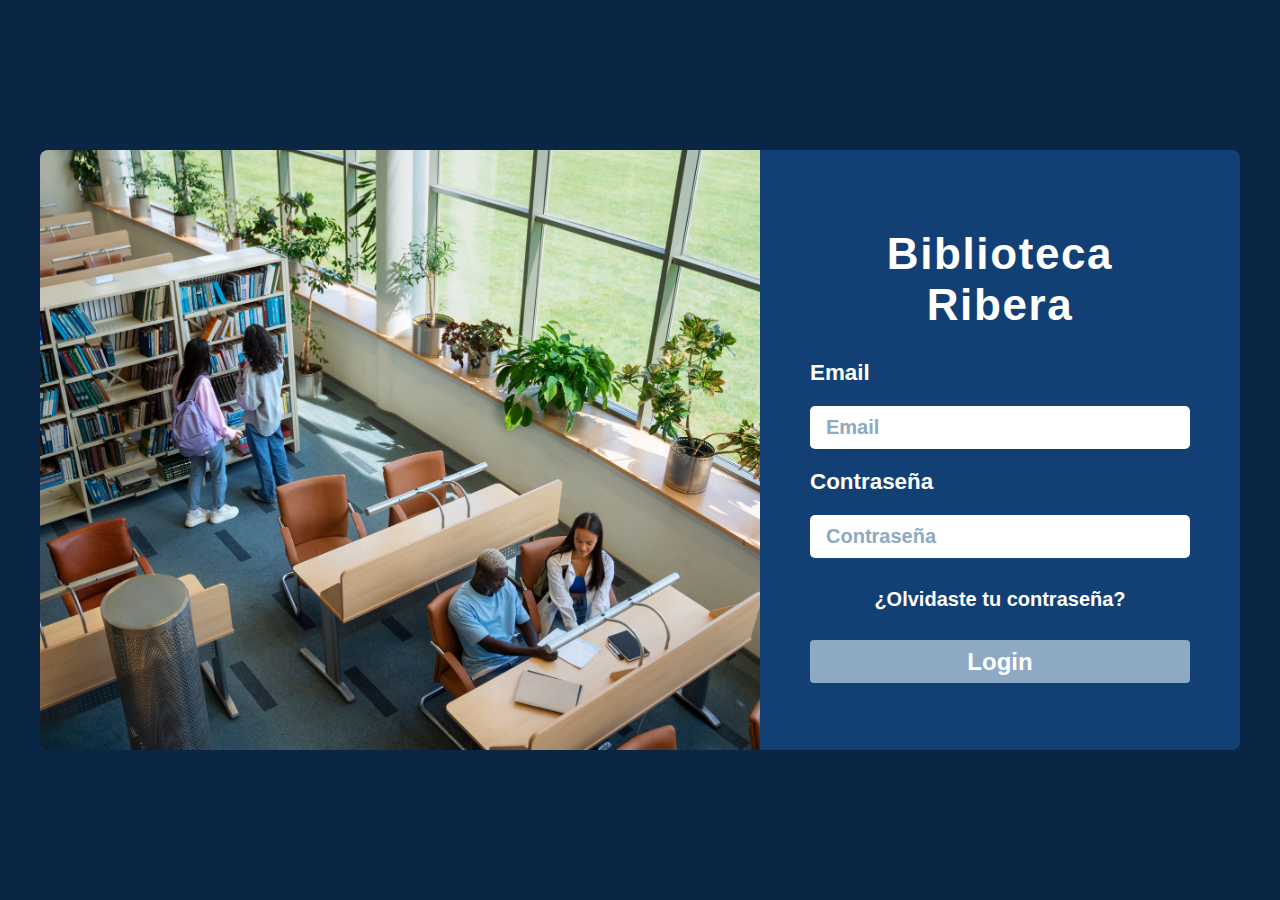
<file: frontendbooks/index.html>
<!DOCTYPE html>
<html lang="es">

<head>
  <meta charset="UTF-8">
  <meta http-equiv="X-UA-Compatible" content="IE=edge">
  <meta name="viewport" content="width=device-width, initial-scale=1.0">

  <!-- Fuente  -->
  <link rel="preconnect" href="https://fonts.googleapis.com">
  <link rel="preconnect" href="https://fonts.gstatic.com" crossorigin>
  <link href="https://fonts.googleapis.com/css2?family=Quicksand:wght@400;700&display=swap" rel="stylesheet">

  <!-- Styles -->
  <link href="css/normalize.css" rel="stylesheet" type="text/css" />
  <link href="css/styles.css" rel="stylesheet" type="text/css" />
  <link href="css/login.css" rel="stylesheet" type="text/css" />
  <title>Biblioteca Ribera....</title>
</head>

<body>
  <div class="container">
    <aside class="aside">

    </aside>
    <main class="main">
      <form class="form" id="form" action="stock.html">
        <div class="form__header">
          <h1 class="form__title">Biblioteca Ribera</h1>
         <!--  <p class="form__subtitle">Inicia sesión como Administrador</p> -->
        </div>
        <div>
          <label class="form__label" for="email">Email</label>
          <input class="form__input" placeholder="Email" type="email" required id="email">
        </div>
        <div>
          <label class="form__label" for="password">Contraseña</label>
          <input class="form__input" placeholder="Contraseña" type="password" required id="password">
        </div>
        <div class="form__input">
          <a class ="form__password"href="#">¿Olvidaste tu contraseña?</a>
        </div>
        <div>
          <input type="submit" value="Login" class="form__submit">
        </div>
      </form>
    </main>
  </div>
  <script src="./js/index.js"></script>
</body>

</html>
</file>
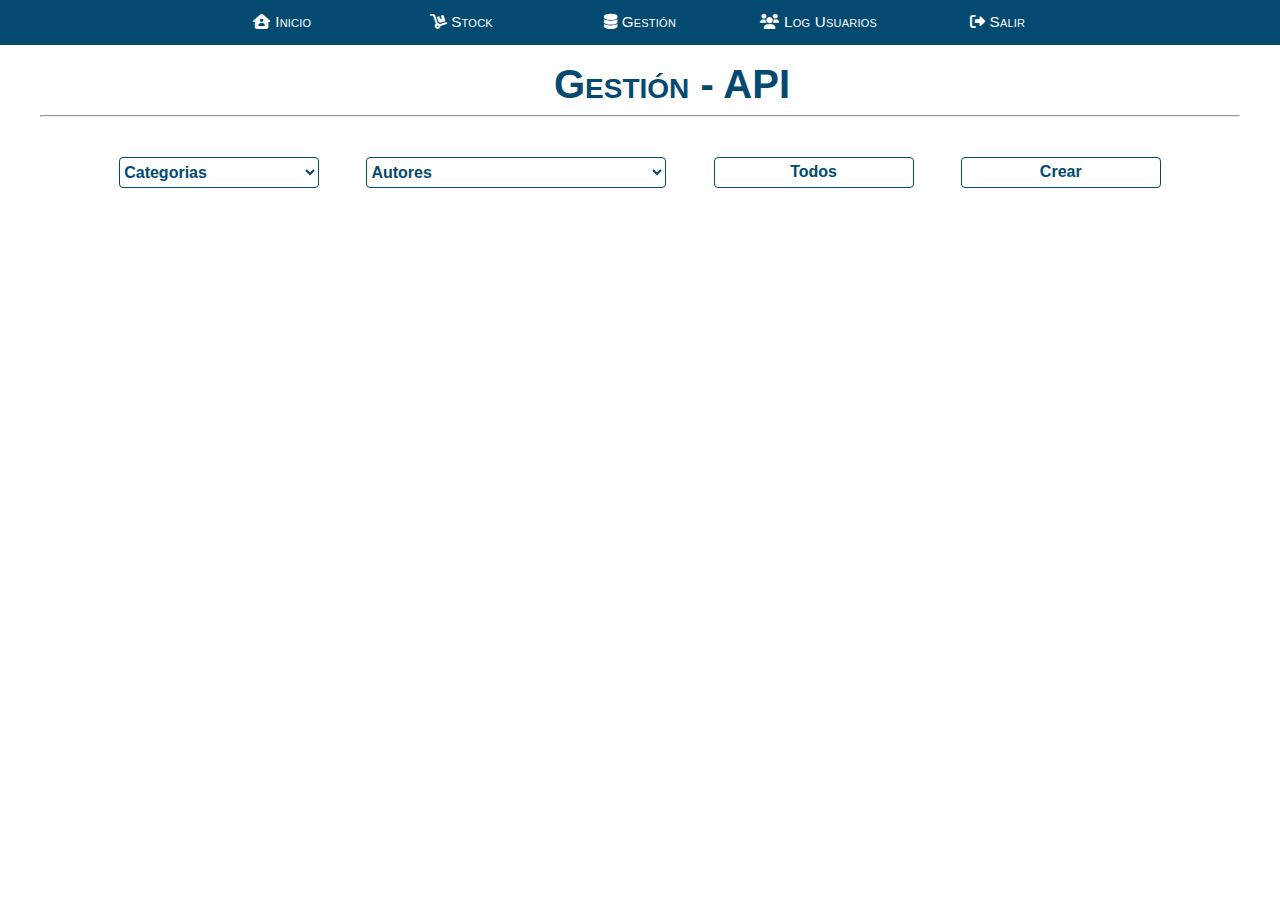
<file: frontendbooks/gestion.html>
<!DOCTYPE html>
<html lang="es">

<head>
  <meta charset="UTF-8">
  <meta http-equiv="X-UA-Compatible" content="IE=edge">
  <meta name="viewport" content="width=device-width, initial-scale=1.0">


  <!-- Styles -->
  <link href="css/normalize.css" rel="stylesheet" type="text/css" />
  <link href="css/all.css" rel="stylesheet" type="text/css" />
  <link href="css/styles.css" rel="stylesheet" type="text/css" />
  <link href="css/header.css" rel="stylesheet" type="text/css" />
  <link href="css/gestion.css" rel="stylesheet" type="text/css" />

  <title>Ribera Shopping....</title>
</head>

<body>

  <header class="header">
    <section class="header__container">
      <!-- Menú-->
      <nav class="nav">
        <ul class="nav__list">
          <li class="nav__item">
            <a href="./index.html" class="nav__link">
              <i class="fa-solid fa-house-user"></i> Inicio
            </a>
          </li>
          <li class="nav__item">
            <a href="./stock.html" class="nav__link">
              <i class="fa-solid fa-dolly"></i> Stock
            </a>
          </li>
          <li class="nav__item">
            <a href="./gestion.html" class="nav__link">
              <i class="fa-solid fa-database"></i> Gestión
            </a>
          </li>
          <li class="nav__item">
            <a href="./usuarios.html" class="nav__link">
              <i class="fa-solid fa-users"></i> Log Usuarios
            </a>
          </li>
          <li class="nav__item">
            <a href="#" class="nav__link">
              <i class="fa-solid fa-right-from-bracket"></i> Salir
            </a>
          </li>
        </ul>
      </nav>
    </section>
  </header>
  <div class="container">
    <main class="main">
      <h1 class="main__title">Gestión - API</h1>
      <hr>

      <!-- Selects para consultas por categoría y por Autor -->
      <section>
        <section class="consultas">

          <!-- Libros por Categoría -->
          <select id="select_categories" class="consultas__selectcategories ">
            <option class="" value="" selected disabled>Categorias</option>
          </select>

          <!-- Libros por Autor -->
          <select id="select_authors" class="consultas__selectauthors">
            <option class="" value="" selected disabled>Autores</option>
          </select>

          <!-- Muestra todos los libros -->
          <button id="btn_allbooks" class="consulta__todos">Todos</button>

          <!-- Creamos un nuevo libro -->
          <button id="btn_newbook" class="consulta__todos">Crear</button>

        </section>

        <section class="books" id="books">
          <!-- Aqui mostramos los libros -->
        </section>


        <section class="modal-container" id="modal_container">
          <article class="modal">
            <h2 class="modal__title" id="modal_title">Nuevo Libro</h2>
            <input class="modal__input" id="modal_input_title" type="text" placeholder="Título">

            <input id="modal_input_author" type="text" class="modal__input" placeholder="Autor">

            <select id="modal_select_category" class="modal__input modal__select"></select>

            <textarea name="" id="modal_input_content" cols="30" rows="10" class="modal__input"
              placeholder="Descripción"></textarea>

            <button class="modal__button" id="btn_modal_aniadir">Añadir</button>

            <button  class="modal__button modal__button--cancelar" id="btn_modal_cancelar">Cancelar</button>

          </article>
        </section>


    </main>
  </div>

  <script type="module" src="js/gestion.js"></script>
</body>

</html>
</file>
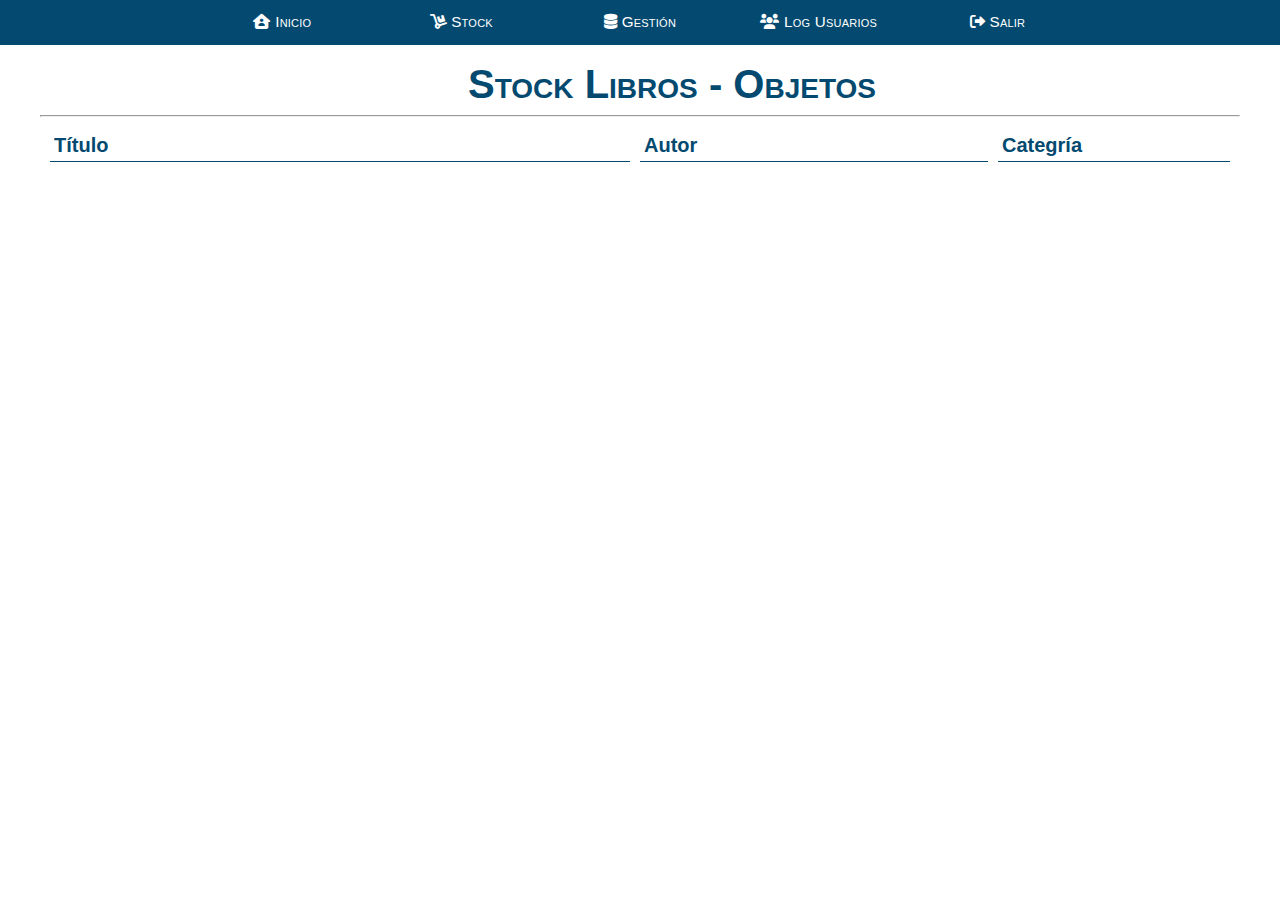
<file: frontendbooks/stock.html>
<!DOCTYPE html>
<html lang="es">

<head>
  <meta charset="UTF-8">
  <meta http-equiv="X-UA-Compatible" content="IE=edge">
  <meta name="viewport" content="width=device-width, initial-scale=1.0">

  <!-- Styles -->
  <link href="css/normalize.css" rel="stylesheet" type="text/css" />
  <link href="css/all.css" rel="stylesheet" type="text/css" />
  <link href="css/styles.css" rel="stylesheet" type="text/css" />
  <link href="css/header.css" rel="stylesheet" type="text/css" />
  <link href="css/stock.css" rel="stylesheet" type="text/css" />
  <title>Biblioteca Ribera....</title>
</head>

<body>
  <header class="header">
    <section class="header__container">
      <!-- Menú-->
      <nav class="nav">
        <ul class="nav__list">
          <li class="nav__item">
            <a href="./index.html" class="nav__link">
              <i class="fa-solid fa-house-user"></i> Inicio
            </a>
          </li>
          <li class="nav__item">
            <a href="./stock.html" class="nav__link">
              <i class="fa-solid fa-dolly"></i> Stock
            </a>
          </li>
          <li class="nav__item">
            <a href="./gestion.html" class="nav__link">
              <i class="fa-solid fa-database"></i> Gestión
            </a>
          </li>
          <li class="nav__item">
            <a href="./usuarios.html" class="nav__link">
              <i class="fa-solid fa-users"></i> Log Usuarios
            </a>
          </li>
          <li class="nav__item">
            <a href="#" class="nav__link">
              <i class="fa-solid fa-right-from-bracket"></i> Salir
            </a>
          </li>
        </ul>
      </nav>
    </section>
  </header>

  <div class="container">
    <main class="main">
      <h1 class="main__title">Stock Libros - Objetos </h1>
      <hr>
      <!-- Tabla de resultados -->
      <table class="tablastock">
        <thead>
          <td class="tablastock__encabezado">Título</td>
          <td class="tablastock__encabezado">Autor</td>
          <td class="tablastock__encabezado">Categría</td>
        </thead>
        <tbody class="tablastock__body" id="tablastock_body">
          <!-- Aquí cargamos los libros
          IMPORTANTE el tbody NO OLVIDAR-->
        </tbody>
      </table>

    </main>
  </div>

  <script src="js/stock.js" type="module"></script>
</body>

</html>
</file>
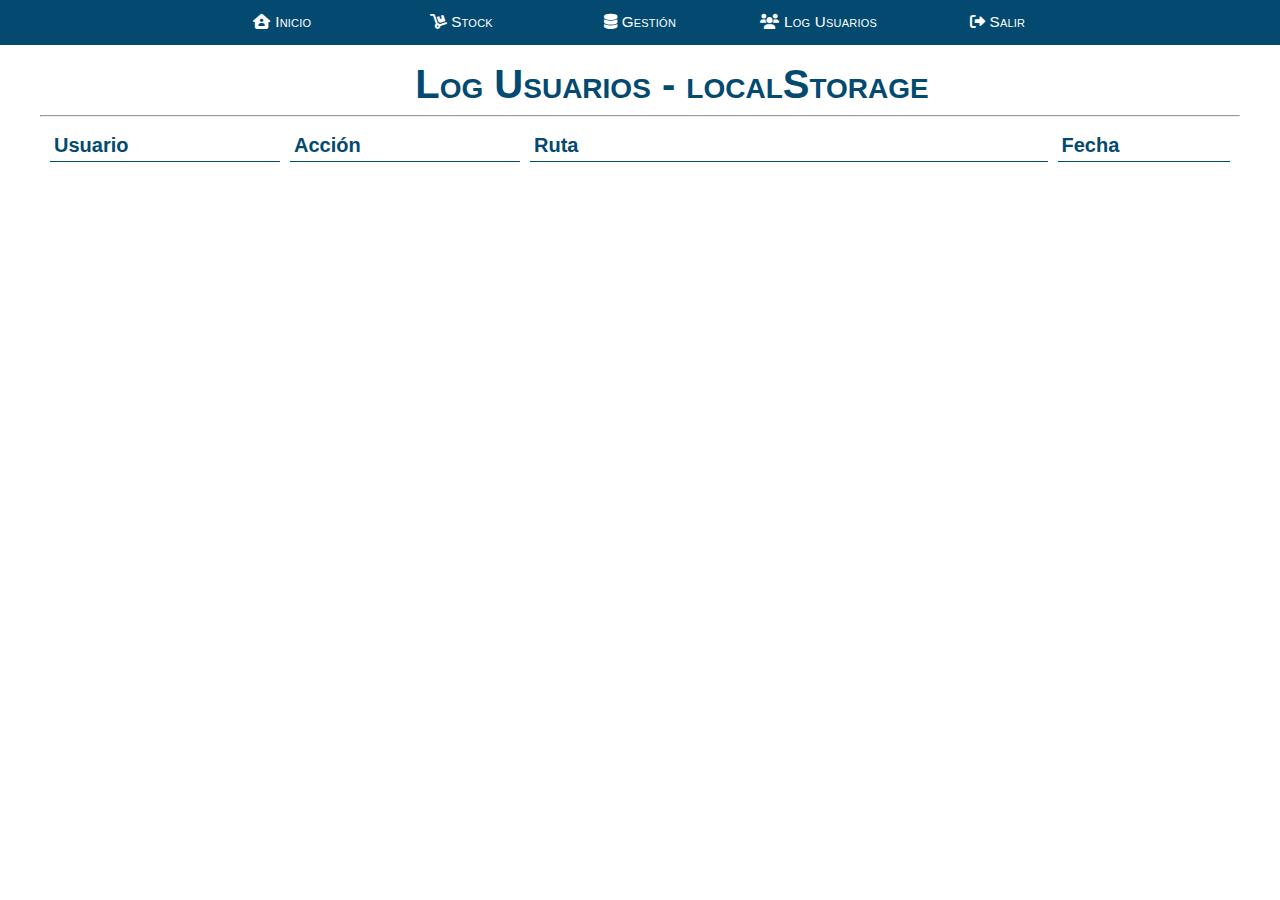
<file: frontendbooks/usuarios.html>
<!DOCTYPE html>
<html lang="es">

<head>
  <meta charset="UTF-8">
  <meta http-equiv="X-UA-Compatible" content="IE=edge">
  <meta name="viewport" content="width=device-width, initial-scale=1.0">

  <!-- Styles -->
  <link href="css/normalize.css" rel="stylesheet" type="text/css" />
  <link href="css/all.css" rel="stylesheet" type="text/css" />
  <link href="css/styles.css" rel="stylesheet" type="text/css" />
  <link href="css/header.css" rel="stylesheet" type="text/css" />
  <link href="css/stock.css" rel="stylesheet" type="text/css" />
  <link href="css/usuarios.css" rel="stylesheet" type="text/css" />
  <title>Biblioteca Ribera....</title>
</head>

<body>
  <header class="header">
    <section class="header__container">
      <!-- Menú-->
      <nav class="nav">
        <ul class="nav__list">
          <li class="nav__item">
            <a href="./index.html" class="nav__link">
              <i class="fa-solid fa-house-user"></i> Inicio
            </a>
          </li>
          <li class="nav__item">
            <a href="./stock.html" class="nav__link">
              <i class="fa-solid fa-dolly"></i> Stock
            </a>
          </li>
          <li class="nav__item">
            <a href="./gestion.html" class="nav__link">
              <i class="fa-solid fa-database"></i> Gestión
            </a>
          </li>
          <li class="nav__item">
            <a href="./usuarios.html" class="nav__link">
              <i class="fa-solid fa-users"></i> Log Usuarios
            </a>
          </li>
          <li class="nav__item">
            <a href="#" class="nav__link">
              <i class="fa-solid fa-right-from-bracket"></i> Salir
            </a>
          </li>
        </ul>
      </nav>
    </section>
  </header>

  <div class="container">
    <main class="main">
      <h1 class="main__title">Log Usuarios - localStorage</h1>
      <hr>
      <!-- Tabla de resultados -->
      <table class="tablastock">
        <thead>
          <td class="tablastock__encabezado">Usuario</td>
          <td class="tablastock__encabezado">Acción</td>
          <td class="tablastock__encabezado">Ruta</td>
          <td class="tablastock__encabezado">Fecha</td>
        </thead>
        <tbody class="tablastock__body" id="tablastock_body">
          <!--    Aquí cargamos los logs de los usuarios -->
        </tbody>
      </table>

    </main>
  </div>

  <script src="js/usuarios.js" type="module"></script>
</body>

</html>
</file>
<file: frontendbooks/css/styles.css>
:root {
    --azul: #134074;
    --azulOscuro: #0B2545;
    --azulGris: #8DA9C4;
    --blanco: #fff;
    --fuente: 'Roboto', sans-serif;
}

* {
    box-sizing: border-box;
    font-family: var(--fuente);

}

body {
    margin: 0px;
}

.container {
    max-width: 1200px;
    width: 100%;
    margin: 0 auto;
}
</file>
<file: frontendbooks/css/login.css>
body {
    margin: 0px;
    height: 100vh;
    display: flex;
    justify-content: center;
    align-items: center;
    background-color: var(--azulOscuro);

}

.container {
    max-width: 1200px;
    width: 100%;
    display: flex;
    justify-content: space-between;
    align-items: center;

}

.main {
    width: 40%;
    height: 600px;
    border-top-right-radius: 0.5rem;
    border-bottom-right-radius: 0.5rem;
    background-color: var(--azul);
}

.aside {
    height: 600px;
    width: 60%;
    background: url('../assets/images/fondo4.jpg');
    background-position: center center;
    background-size: cover;
    border-top-left-radius: 0.5rem;
    border-bottom-left-radius: 0.5rem;
}

.form {
    color: var(--blanco);
    padding: 50px;
}

.form__title {
    text-align: center;
    font-size: 2.75rem;
    letter-spacing: 0.1rem;
}

.form__subtitle {
    text-align: center;
    font-size: 1.25rem;
    letter-spacing: 0.025rem;
}

.form__input {
    width: 100%;
    padding: 10px 16px;
    border-radius: 5px;
    border: none;
    outline: none;
    font-size: 1.25rem;
    font-weight: bold;
}

.form__input:focus {
    background-color: var(--azulOscuro);
    color:var(--blanco)
}

.form__input::placeholder {
    color: var(--azulGris);
}

.form__label {
    display: block;
    font-size: 1.4rem;
    font-weight: bold;
    margin: 20px 0;
}

.form__password {
    display: inline-block;
    margin-top: 20px;
    font-size: 1.25rem;
    text-align: center;
    width: 100%;
    text-decoration: none;
    color: var(--blanco);
}

.form__password:hover {
    color: var(--azulGris);
}

.form__submit {
    display: block;
    width: 100%;
    padding: 0.5rem;
    border-radius: 0.25rem;
    text-align: center;
    background-color: var(--azulGris);
    font-size: 1.5rem;
    font-weight: bold;
    border: none;
    margin-top: 1.2rem;
    color: var(--blanco);
    transition: background-color .3s ease-in-out;
}

.form__submit:hover {
    cursor: pointer;
    background-color: var(--azulOscuro);
}
</file>
<file: frontendbooks/css/header.css>
.header {
  position:sticky;
  top:0;
  background-color: rgb(4, 74, 112);
  z-index: 1;
}

.header__container {
  max-width: 1200px;
  width: 100%;
  position: relative;
  margin: 0 auto;
  display: flex;
  justify-content: center;
}

.nav__list {
  margin: 0;
  padding: 0;
  display: flex;
  justify-content: center;
}

.nav__item {
  width: 150px;
  margin: 0 0.9rem;
  list-style-type:none;
}

.nav__link {
  display: block;
  color: white;
  text-decoration: none;
  text-align: center;
  font-variant: small-caps;
  font-size: 0.95rem;
  letter-spacing: 0.015rem;
  margin: 0.8rem 0;
  border-bottom: 2px solid transparent;
  transition: transform 0.2s ease-in;
}

.nav__link:hover {
  transform:scale(1.1);
  letter-spacing: 0.07rem;
  color:var(--azulGris)
}

.nav__icon {
  vertical-align: middle;
  font-size: 0.75rem;
  padding: 0 0.5rem 0.2rem 0;
  color: white;
}

.main__title {
  color: rgb(4, 74, 112);
  margin: 1rem 0 0 4rem;
  font-variant: small-caps;
  font-size: 2.5rem;
  font-family: var(--fuente);
  text-align: center;
}
</file>
<file: frontendbooks/css/gestion.css>
.books {
  margin: 1rem auto;
  width: 900px;
}

.book {
  display: flex;
  align-items: top;
  padding: 1rem;
  gap: 1rem;
  color: rgb(4, 74, 112);
  text-align: justify;
  border-bottom: 2px solid rgb(218, 218, 218);
  background-color: transparent;
  transition: background-color 0.2s;
}

.book:hover {
  background-color: rgb(243, 243, 243);
  border-bottom: 2px solid transparent;
}

.book__img {
  width: 170px;
  height: 220px;
  /*   object-fit: contain; */
  display: inline-block;
}

.book p {
  margin: 0;
}

.book__texto {
  display: inline-block;
  font-weight: bold;
  margin: 0.2rem 0;
  font-size: 1.1rem;
  font-variant: small-caps;

}


.book__btnborrar {
  display: block;
  outline: none;
  border: none;
  background-color: rgb(4, 74, 112);
  color: white;
  font-variant: small-caps;
  border-radius: 0.2rem;
  margin: 0.5rem 0;
  width: 100%;
  border: 2px solid transparent;
  padding: 0.25rem 0;
  font-weight: bold;
  transition: all 0.2s;
}

.book__btnborrar:hover {
  cursor: pointer;
  color: rgb(4, 74, 112);
  background-color: transparent;
  border: 2px solid rgb(4, 74, 112);

}

/* Selects */

.consultas {
  border-top: 1px solid var(--textColor);
  border-bottom: 1px solid var(--textColor);
  display: flex;
  justify-content: space-evenly;
  padding: 2rem;
  margin-bottom: 2rem;
}

.consultas__selectcategories,
.consultas__selectauthors,
.consulta__todos {
  cursor: pointer;
  width: 200px;
  border: none;
  outline: none;
  border: 1px solid rgb(4, 74, 112);
  padding: 0.3rem 0;
  border-radius: 0.25rem;
  background-color: var(--backgrounColor);
  font-weight: bold;
  color: rgb(4, 74, 112);
}

.consultas__selectcategories:hover,
.consultas__selectauthors:hover,
.consulta__todos:hover {
  background-color: var(--azulOscuro);
  color: var(--blanco)
}

.consultas__selectauthors {
  width: 300px;
}

/* Modal */

.modal__buttons {
  text-align: center;
}

.modal-container {
  left: 0;
  top: -1250px;
  /* top: 0px; */
  position: absolute;
  height: 100vh;
  width: 100vw;
  margin: 0 auto;
  display: flex;
  justify-content: center;
  align-items: center;
  background-color: rgba(4, 74, 112, 0.089);
  border-radius: 0.25rem;
}

.modal {
  /*  height: 200px; */
  width: 450px;
  display: flex;
  flex-direction: column;
  justify-content: space-between;
  align-items: center;
  border-radius: 0.2rem;
  background-color: var(--azulOscuro);
  padding: 2rem;
}

.modal__title {
  margin-top: 0;
  margin-bottom: 1rem;
  color: white;
  font-variant: small-caps;
  font-size: 1.75rem;
  display: block;
}

.modal__input {
  width: 100%;
  padding: 10px 16px;
  border-radius: 5px;
  border: none;
  outline: none;
  font-size: 1rem;
  font-weight: bold;
  margin-bottom: 0.75rem;
  color:  rgb(4, 74, 112);
}

.modal__input::placeholder {
  color: rgb(4, 74, 112);
}

.modal__buttons {
  width: 100%;
}

.modal__button {
  width: 100%;
  background-color: #8DA9C4;
  padding: 0.5rem;
  color: white;
  font-weight: bold;
  font-variant: small-caps;
  border-radius: 0.12rem;
  margin-top: 0.5rem;
  outline: none;
  border: none;
  cursor: pointer;
}

.modal__button--cancelar {
  background-color: rgb(4, 74, 112);

}
.modal__select{
  color: rgb(4, 74, 112);
}

.modal__select option{
  color:white;
  background-color: rgb(4, 74, 112);
}

.modal__mostrar {
  animation-name: mostrar;
  animation-fill-mode: forwards;
  animation-duration: 0.5s;
}

@keyframes mostrar {
  from {
    opacity: 0;
    top: -900px;
  }

  to {
    opacity: 1;
    top: 0px;
    display: none;
  }
}

@keyframes recoger {
  from {
    opacity: 1;
    top: 0px;
  }

  to {
    opacity: 0;
    top: -900px;
  }
}

.verde {
  color: greenyellow;
}

.form {
  color: var(--blanco);
  padding: 50px;
}

.form__title {
  text-align: center;
  font-size: 2.75rem;
  letter-spacing: 0.1rem;
}

.form__subtitle {
  text-align: center;
  font-size: 1.25rem;
  letter-spacing: 0.025rem;
}

.form__input {
  width: 100%;
  padding: 10px 16px;
  border-radius: 5px;
  border: none;
  outline: none;
  font-size: 1.25rem;
  font-weight: bold;
}

.form__input:focus {
  background-color: var(--azulOscuro);
  color: var(--blanco);
}

.form__input::placeholder {
  color: var(--azulGris);
}

.form__label {
  display: block;
  font-size: 1.4rem;
  font-weight: bold;
  margin: 20px 0;
}

.form__password {
  display: inline-block;
  margin-top: 20px;
  font-size: 1.25rem;
  text-align: center;
  width: 100%;
  text-decoration: none;
  color: var(--blanco);
}

.form__password:hover {
  color: var(--azulGris);
}

.form__submit {
  display: block;
  width: 100%;
  padding: 0.5rem;
  border-radius: 0.25rem;
  text-align: center;
  background-color: var(--azulGris);
  font-size: 1.5rem;
  font-weight: bold;
  border: none;
  margin-top: 1.2rem;
  color: var(--blanco);
  transition: background-color 0.3s ease-in-out;
}

.form__submit:hover {
  cursor: pointer;
  background-color: var(--azulOscuro);
}
</file>
<file: frontendbooks/css/stock.css>
:root {
  --textColor: rgb(4, 74, 112);
  --backgrounColor: rgba(128, 128, 128, 0.144);
}

.tablastock {
  color: var(--textColor);
  width: 100%;
  border-spacing: 10px 5px;
}

.tablastock tr:hover {
  font-weight: bold;
}

.tablastock td {
  margin-right: 1rem;
  padding: 0.1rem 0.5rem 0.1rem 0.5rem;
  font-size: 0.8rem;

  border-bottom: 1px solid;
  vertical-align: bottom;
}

.tablastock td:nth-child(1) {
  vertical-align: top;
  width: 50%;
}

.tablastock td:nth-child(2) {
  vertical-align: top;
  width: 30%;
}

.tablastock td:nth-child(3) {
  vertical-align: top;
  width: 20%;
}

.tablastock thead td {
  padding: 0.25rem 0.25rem;
  font-weight: bold;
  font-size: 1.25rem;
}
</file>
<file: frontendbooks/css/usuarios.css>
.tablastock td:nth-child(1) {
  vertical-align: top;
  width: 20%;
}

.tablastock td:nth-child(2) {
  vertical-align: top;
  width: 20%;
}

.tablastock td:nth-child(3) {
  vertical-align: top;
  width: 45%;
}
.tablastock td:nth-child(4) {
  vertical-align: top;
  width: 15%;
}
.tablastock tr:hover {
  font-weight: normal;
}

.tablastock__link{
  font-weight: bold;
  text-decoration: none;
  color:var(--textColor)
}
</file>
